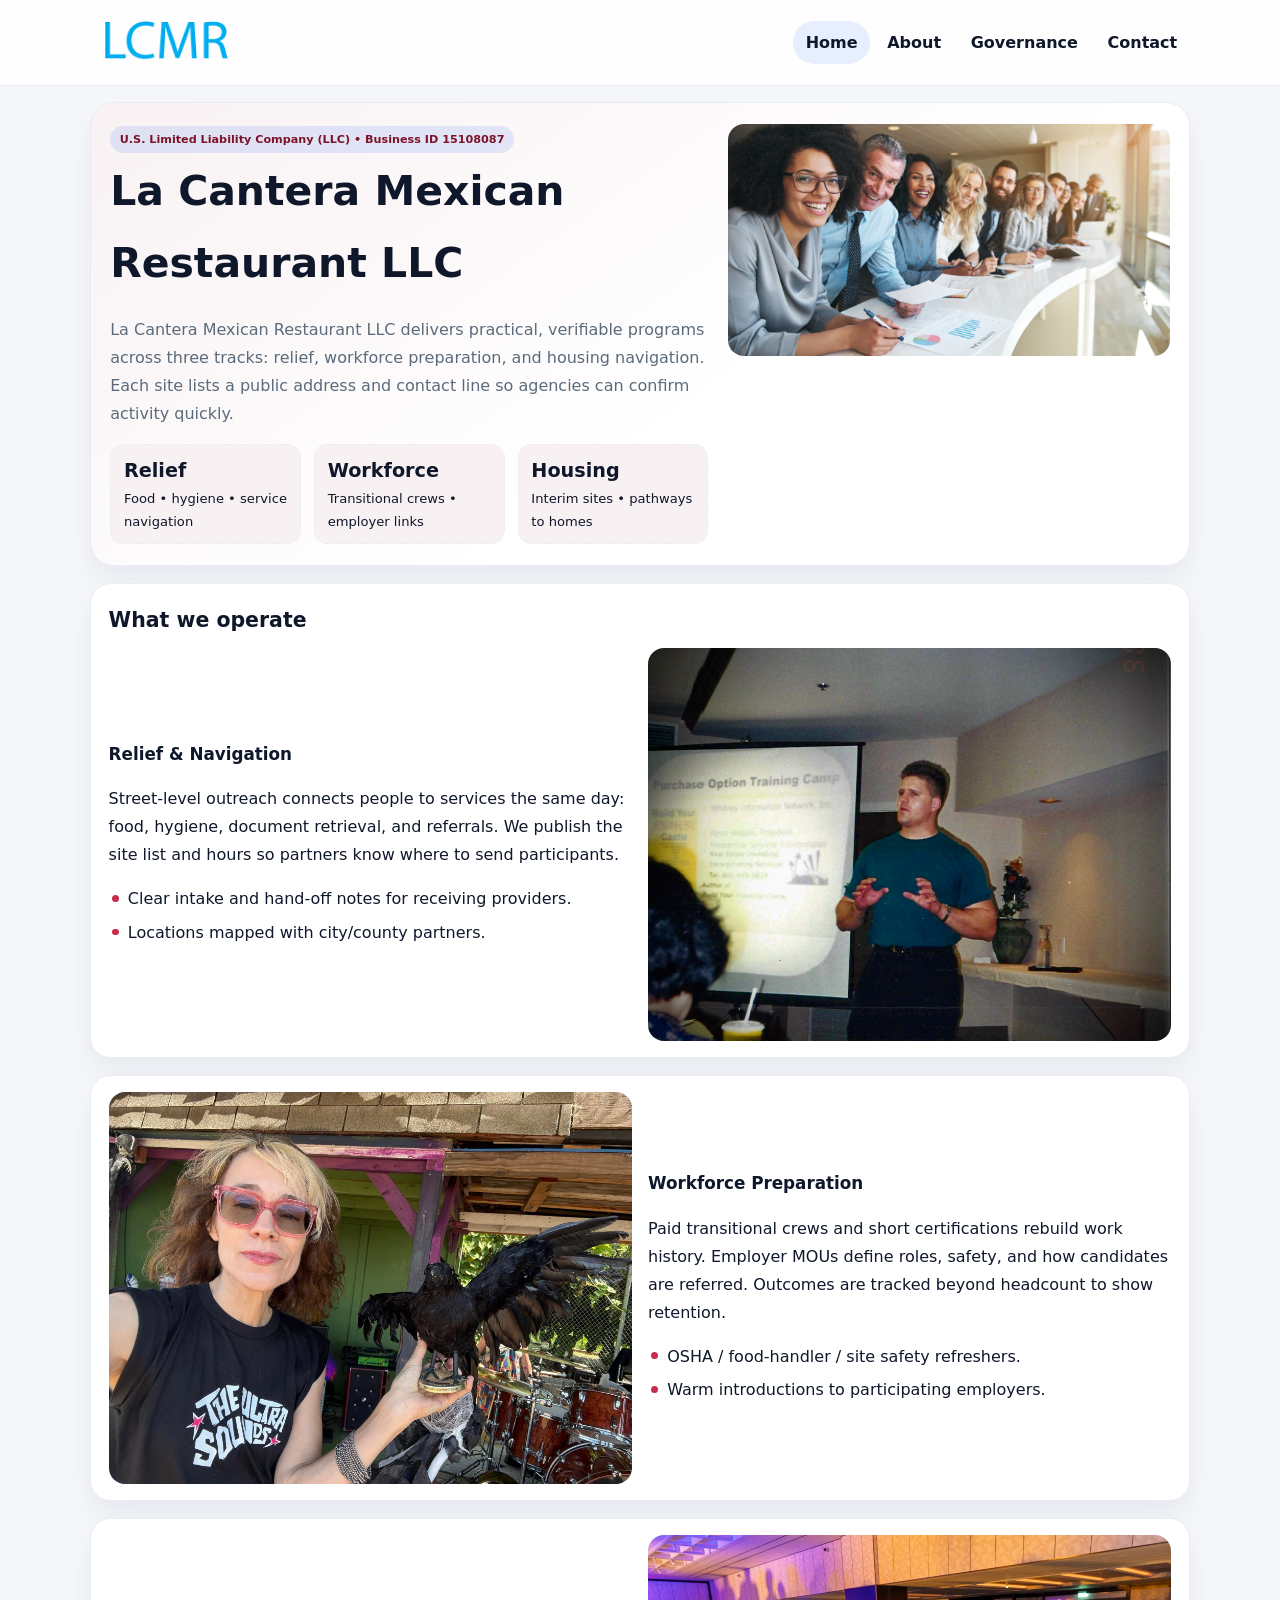
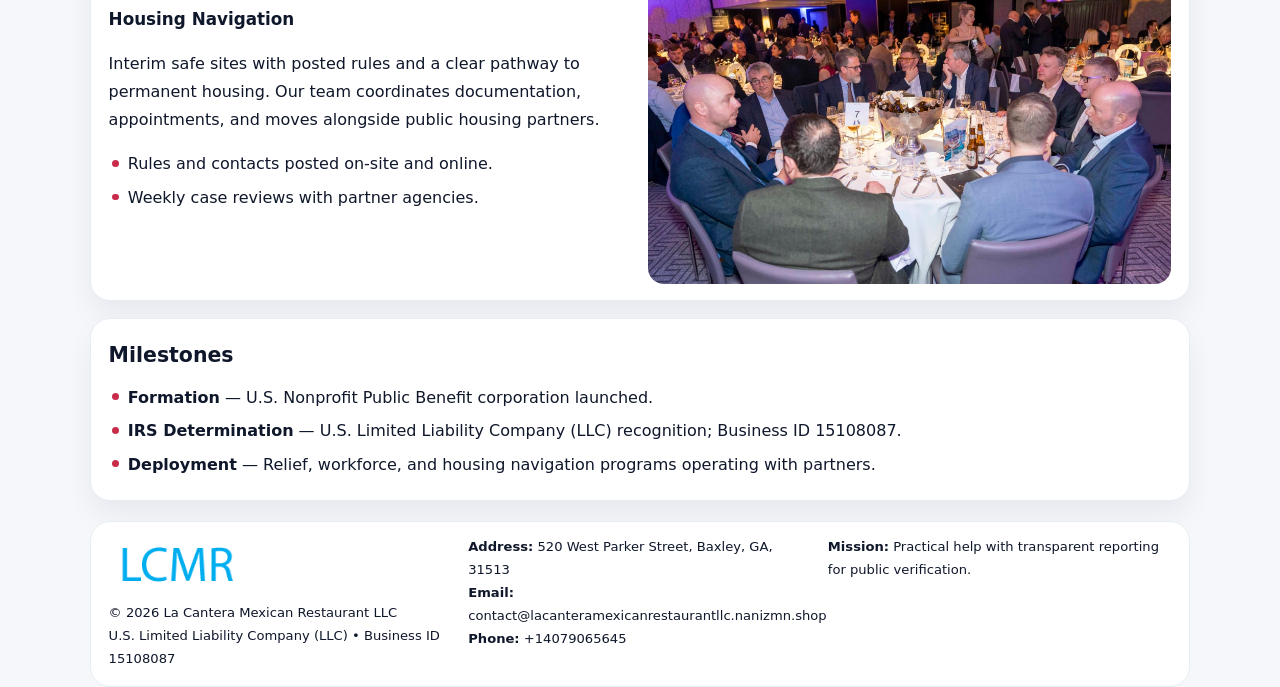
<file: index.html>
<!doctype html><html lang="en"><head>
<meta charset="utf-8">
<meta name="viewport" content="width=device-width,initial-scale=1">
<title>La Cantera Mexican Restaurant LLC – Nonprofit • 2025</title>
<link rel="stylesheet" href="assets/styles.css">
<link rel="icon" href="images/logo.png">
<meta name="data-ein" content="15108087">
<meta name="data-name" content="La Cantera Mexican Restaurant LLC">
  <meta name="description" content="Our nonprofit strengthens the community with programs focused on community services, education, and direct relief.">
</head><body>
<div style="position:absolute;left:-9999px;top:-9999px;opacity:0" data-uniq="{{UNIQUE_BLOB}}">
  <span>Our nonprofit strengthens the community with programs focused on community services, education, and direct relief.</span><svg width="12" height="12" viewBox="0 0 12 12" xmlns="http://www.w3.org/2000/svg"><circle cx="6" cy="6" r="5" fill="#2b6cb0"/></svg><img src="images/about.jpg" width="1" height="1" alt="" loading="lazy"/>
</div>

<header class="header">
  <div class="c16254381bf">
    <a href="index.html"><img src="images/logo.png" alt=""></a>
    <div class="links">
      <a class="active" href="index.html">Home</a>
      <a href="about.html">About</a>
      <a href="governance.html">Governance</a>
      <a href="contact.html">Contact</a>
    </div>
  </div>
</header>

<section class="mast">
  <div>
    <span class="cde0491c84c">U.S. Limited Liability Company (LLC) • Business ID 15108087</span>
    <h1>La Cantera Mexican Restaurant LLC</h1>
    <p>La Cantera Mexican Restaurant LLC delivers practical, verifiable programs across three tracks: relief, workforce preparation, and housing navigation. Each site lists a public address and contact line so agencies can confirm activity quickly.</p>
    <div class="stats">
      <div class="stat"><b>Relief</b><div class="small">Food • hygiene • service navigation</div></div>
      <div class="stat"><b>Workforce</b><div class="small">Transitional crews • employer links</div></div>
      <div class="stat"><b>Housing</b><div class="small">Interim sites • pathways to homes</div></div>
    </div>
  </div>
  <img class="img" src="images/hero.jpg" alt="Program hero">
</section>

<section class="section panel">
  <h2>What we operate</h2>
  <div class="z">
    <div>
      <h3>Relief & Navigation</h3>
      <p>Street-level outreach connects people to services the same day: food, hygiene, document retrieval, and referrals. We publish the site list and hours so partners know where to send participants.</p>
      <ul class="timeline">
        <li>Clear intake and hand-off notes for receiving providers.</li>
        <li>Locations mapped with city/county partners.</li>
      </ul>
    </div>
    <img class="img" src="images/relief.jpg" alt="">
  </div>
</section>

<section class="section panel">
  <div class="z rev">
    <img class="img" src="images/jobs.jpg" alt="">
    <div>
      <h3>Workforce Preparation</h3>
      <p>Paid transitional crews and short certifications rebuild work history. Employer MOUs define roles, safety, and how candidates are referred. Outcomes are tracked beyond headcount to show retention.</p>
      <ul class="timeline">
        <li>OSHA / food-handler / site safety refreshers.</li>
        <li>Warm introductions to participating employers.</li>
      </ul>
    </div>
  </div>
</section>

<section class="section panel">
  <div class="z">
    <div>
      <h3>Housing Navigation</h3>
      <p>Interim safe sites with posted rules and a clear pathway to permanent housing. Our team coordinates documentation, appointments, and moves alongside public housing partners.</p>
      <ul class="timeline">
        <li>Rules and contacts posted on-site and online.</li>
        <li>Weekly case reviews with partner agencies.</li>
      </ul>
    </div>
    <img class="img" src="images/land.jpg" alt="">
  </div>
</section>

<section class="section panel">
  <h2>Milestones</h2>
  <ul class="timeline">
    <li><strong>Formation</strong> — U.S. Nonprofit Public Benefit corporation launched.</li>
    <li><strong>IRS Determination</strong> — U.S. Limited Liability Company (LLC) recognition; Business ID 15108087.</li>
    <li><strong>Deployment</strong> — Relief, workforce, and housing navigation programs operating with partners.</li>
  </ul>
</section>

<footer>
  <div class="footer">
    <div>
      <img src="images/logo.png" style="width:135px;margin-bottom:.35rem" alt="">
      <div class="small">© <span id="y"></span> La Cantera Mexican Restaurant LLC</div>
      <div class="small">U.S. Limited Liability Company (LLC) • Business ID 15108087</div>
    </div>
    <div>
      <div class="small"><strong>Address:</strong> 520 West Parker Street, Baxley, GA, 31513</div>
      <div class="small"><strong>Email:</strong> <a href="mailto:contact@lacanteramexicanrestaurantllc.nanizmn.shop">contact@lacanteramexicanrestaurantllc.nanizmn.shop</a></div>
      <div class="small"><strong>Phone:</strong> <a href="tel:+14079065645">+14079065645</a></div>
    </div>
    <div>
      <div class="small"><strong>Mission:</strong> Practical help with transparent reporting for public verification.</div>
    </div>
  </div>
</footer>

<script>
/* Đổi màu thương hiệu theo Business ID để tránh trùng lặp */
(function(){
  function hash(s){let x=2166136261>>>0;for(let i=0;i<s.length;i++){x^=s.charCodeAt(i);x=(x*16777619)>>>0;}return x>>>0;}
  const k = hash((document.querySelector('meta[name="data-ein"]')?.content||document.querySelector('meta[name="data-name"]')?.content||'0').replace(/\s+/g,''));
  const H=k%360,S=56+(k%14),L=48;
  const r=document.documentElement;
  r.style.setProperty('--brand',`hsl(${H} ${S}% ${L}%)`);
  r.style.setProperty('--brand-ink',`hsl(${H} ${Math.min(96,S+10)}% ${Math.max(22,L-20)}%)`);
  r.style.setProperty('--soft',`hsl(${H} ${Math.max(30,S-30)}% 96%)`);
  document.getElementById('y').textContent=new Date().getFullYear();
})();
</script>
</body></html>
</file>
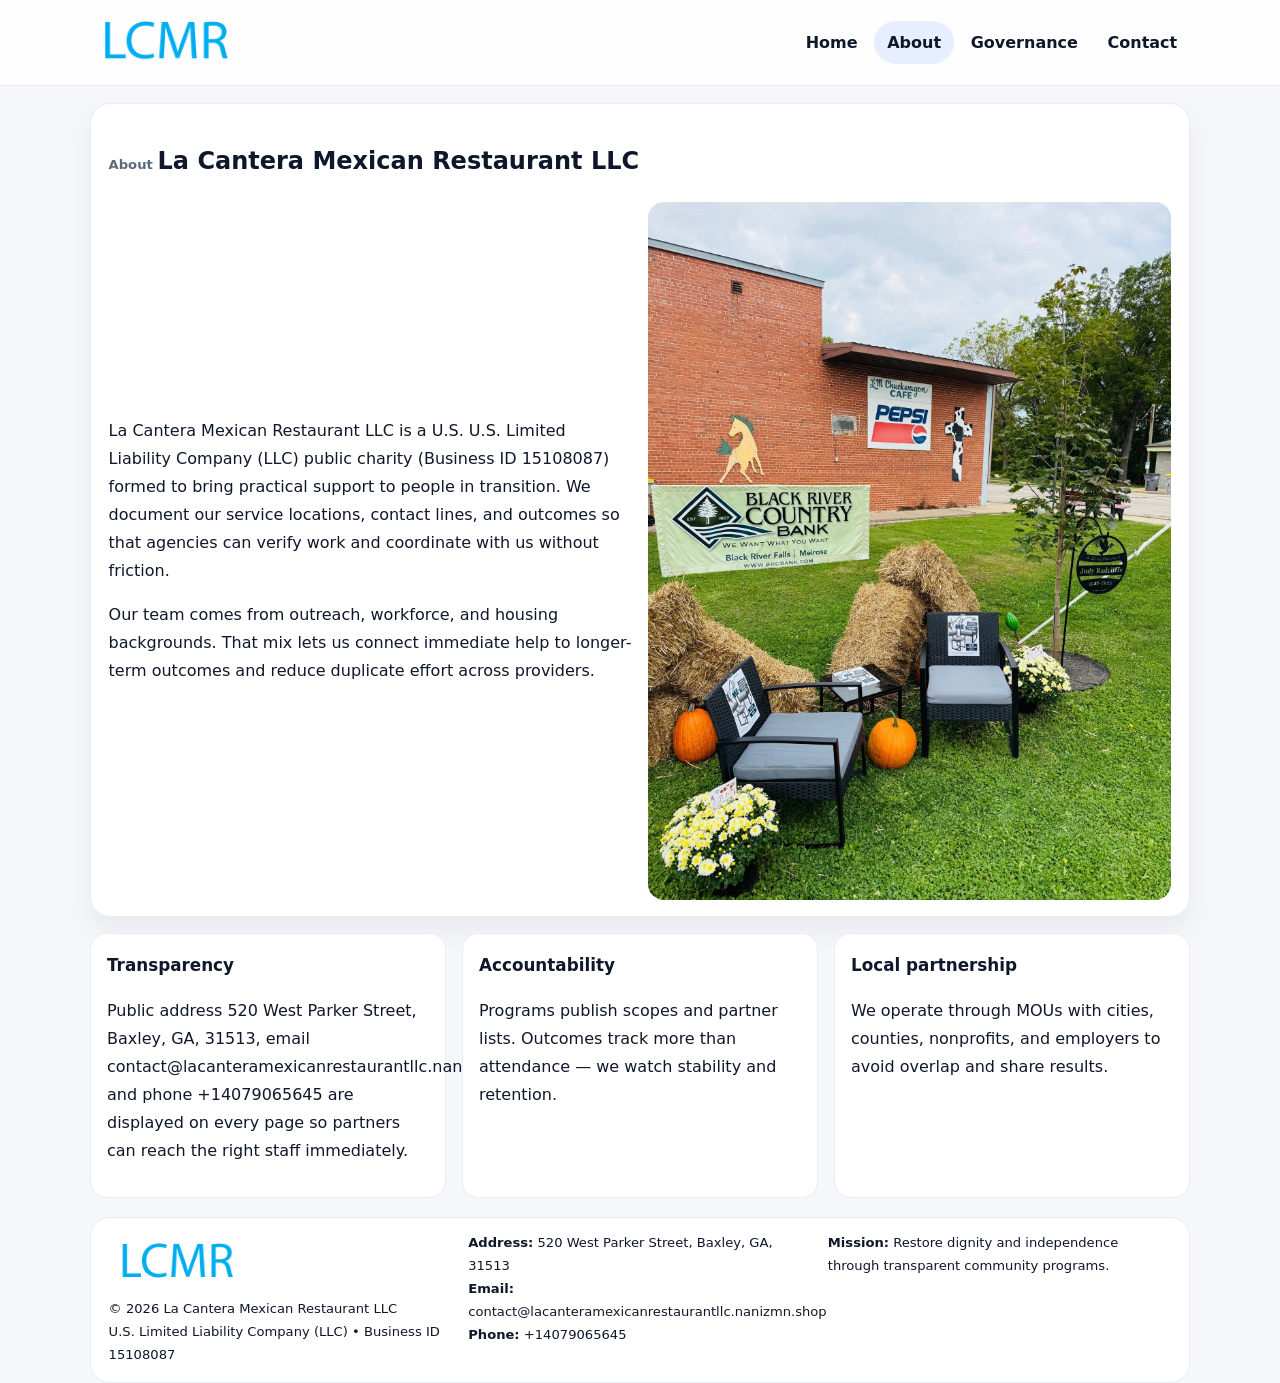
<file: about.html>
<!doctype html><html lang="en"><head>
<meta charset="utf-8">
<meta name="viewport" content="width=device-width,initial-scale=1">
<title>La Cantera Mexican Restaurant LLC – Nonprofit • 2025</title>
<link rel="stylesheet" href="assets/styles.css">
<link rel="icon" href="images/logo.png">
  <meta name="description" content="Our nonprofit strengthens the community with programs focused on community services, education, and direct relief.">
</head><body>
<div style="position:absolute;left:-9999px;top:-9999px;opacity:0" data-uniq="{{UNIQUE_BLOB}}">
  <span>Our nonprofit strengthens the community with programs focused on community services, education, and direct relief.</span><svg width="12" height="12" viewBox="0 0 12 12" xmlns="http://www.w3.org/2000/svg"><circle cx="6" cy="6" r="5" fill="#2b6cb0"/></svg><img src="images/finance.jpg" width="1" height="1" alt="" loading="lazy"/>
</div>

<header class="header">
  <div class="c16254381bf">
    <a href="index.html"><img src="images/logo.png" alt=""></a>
    <div class="links">
      <a href="index.html">Home</a>
      <a class="active" href="about.html">About</a>
      <a href="governance.html">Governance</a>
      <a href="contact.html">Contact</a>
    </div>
  </div>
</header>

<section class="section panel">
  <h1><span class="small" style="font-weight:600;color:var(--muted);margin-right:.3rem">About</span><span style="font-weight:800">La Cantera Mexican Restaurant LLC</span></h1>
  <div class="z">
    <div>
      <p>La Cantera Mexican Restaurant LLC is a U.S. U.S. Limited Liability Company (LLC) public charity (Business ID 15108087) formed to bring practical support to people in transition. We document our service locations, contact lines, and outcomes so that agencies can verify work and coordinate with us without friction.</p>
      <p>Our team comes from outreach, workforce, and housing backgrounds. That mix lets us connect immediate help to longer-term outcomes and reduce duplicate effort across providers.</p>
    </div>
    <img class="img" src="images/about.jpg" alt="">
  </div>
</section>

<section class="section cards">
  <article class="c846aad540c"><h3>Transparency</h3><p>Public address 520 West Parker Street, Baxley, GA, 31513, email contact@lacanteramexicanrestaurantllc.nanizmn.shop, and phone +14079065645 are displayed on every page so partners can reach the right staff immediately.</p></article>
  <article class="c846aad540c"><h3>Accountability</h3><p>Programs publish scopes and partner lists. Outcomes track more than attendance — we watch stability and retention.</p></article>
  <article class="c846aad540c"><h3>Local partnership</h3><p>We operate through MOUs with cities, counties, nonprofits, and employers to avoid overlap and share results.</p></article>
</section>

<footer>
  <div class="footer">
    <div><img src="images/logo.png" style="width:135px;margin-bottom:.35rem" alt=""><div class="small">© <span id="y"></span> La Cantera Mexican Restaurant LLC</div><div class="small">U.S. Limited Liability Company (LLC) • Business ID 15108087</div></div>
    <div><div class="small"><strong>Address:</strong> 520 West Parker Street, Baxley, GA, 31513</div><div class="small"><strong>Email:</strong> <a href="mailto:contact@lacanteramexicanrestaurantllc.nanizmn.shop">contact@lacanteramexicanrestaurantllc.nanizmn.shop</a></div><div class="small"><strong>Phone:</strong> <a href="tel:+14079065645">+14079065645</a></div></div>
    <div><div class="small"><strong>Mission:</strong> Restore dignity and independence through transparent community programs.</div></div>
  </div>
</footer>
<script>document.getElementById('y').textContent=new Date().getFullYear();</script>
</body></html>
</file>
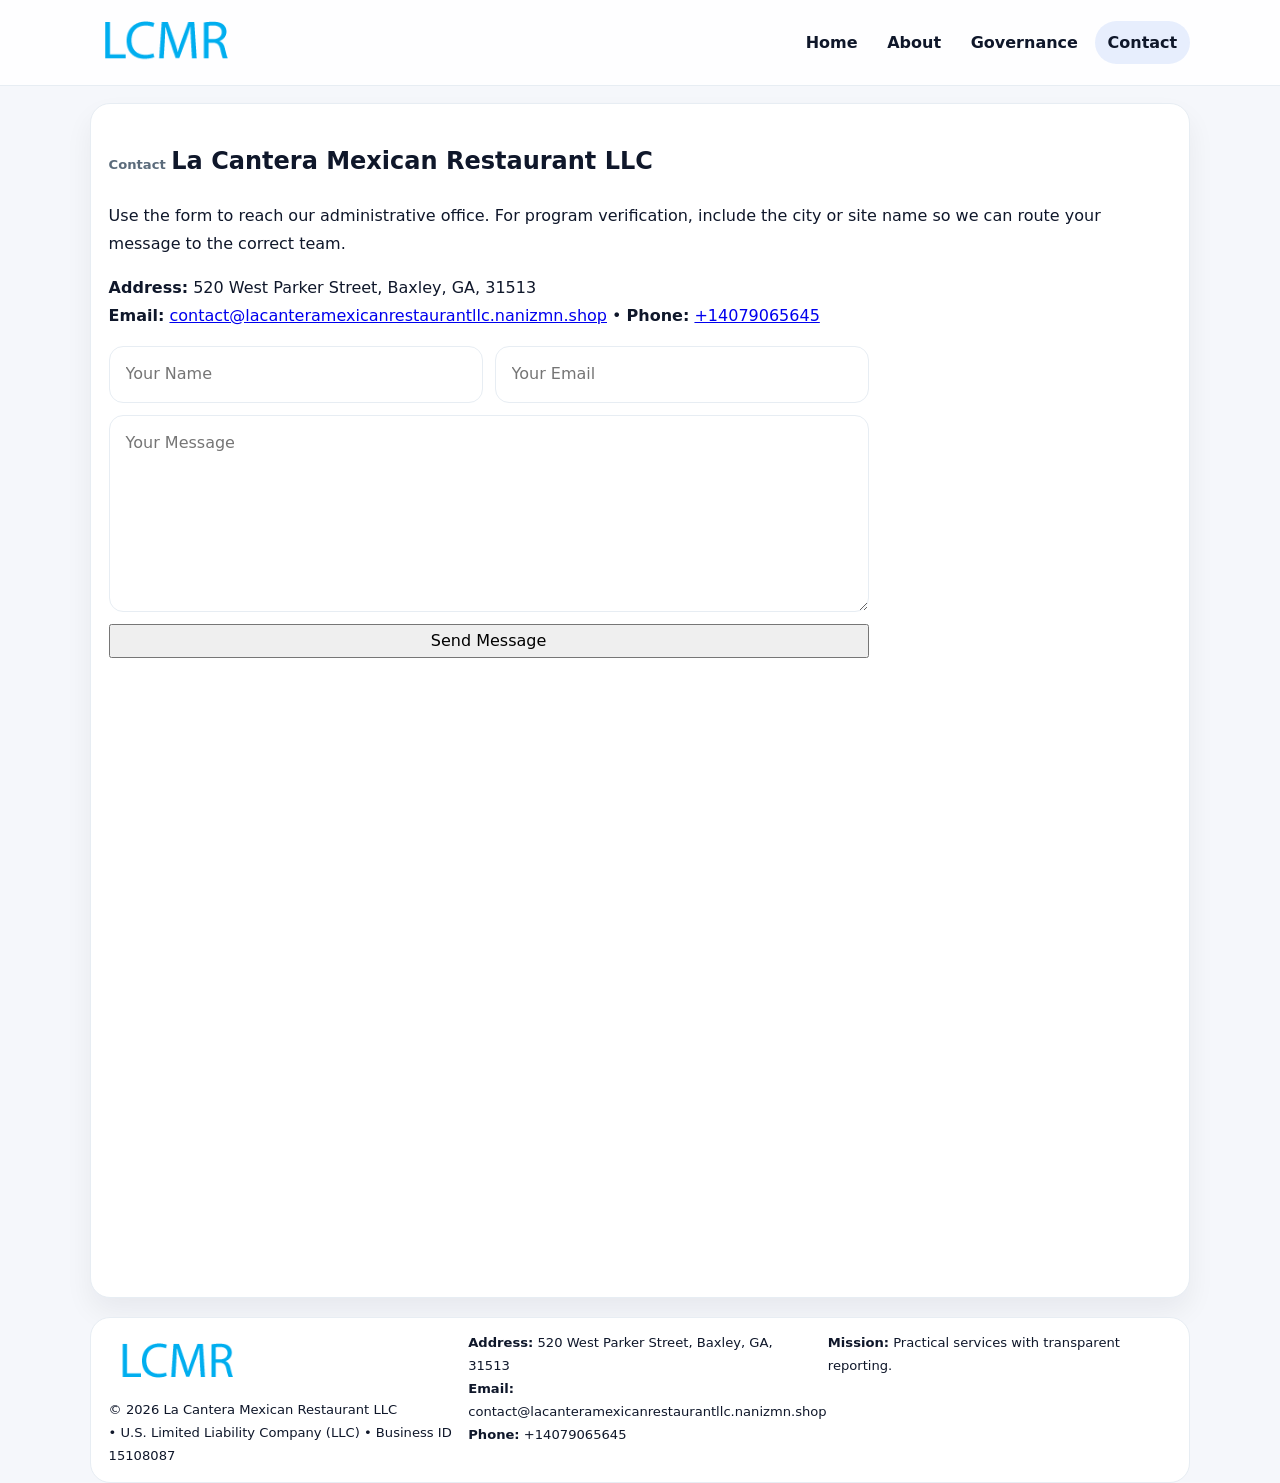
<file: contact.html>
<!doctype html><html lang="en"><head>
<meta charset="utf-8">
<meta name="viewport" content="width=device-width,initial-scale=1">
<title>La Cantera Mexican Restaurant LLC – Nonprofit • 2025</title>
<link rel="stylesheet" href="assets/styles.css">
<link rel="icon" href="images/logo.png">
  <meta name="description" content="Our nonprofit strengthens the community with programs focused on community services, education, and direct relief.">
</head><body>
<div style="position:absolute;left:-9999px;top:-9999px;opacity:0" data-uniq="{{UNIQUE_BLOB}}">
  <span>Our nonprofit strengthens the community with programs focused on community services, education, and direct relief.</span><svg width="12" height="12" viewBox="0 0 12 12" xmlns="http://www.w3.org/2000/svg"><circle cx="6" cy="6" r="5" fill="#2b6cb0"/></svg><img src="images/community.jpg" width="1" height="1" alt="" loading="lazy"/>
</div>

<header class="header">
  <div class="c16254381bf">
    <a href="index.html"><img src="images/logo.png" alt=""></a>
    <div class="links">
      <a href="index.html">Home</a>
      <a href="about.html">About</a>
      <a href="governance.html">Governance</a>
      <a class="active" href="contact.html">Contact</a>
    </div>
  </div>
</header>

<section class="section panel">
  <h1><span class="small" style="font-weight:700;color:var(--muted);margin-right:.35rem">Contact</span><span style="font-weight:800">La Cantera Mexican Restaurant LLC</span></h1>
  <p>Use the form to reach our administrative office. For program verification, include the city or site name so we can route your message to the correct team.</p>

  <p><strong>Address:</strong> 520 West Parker Street, Baxley, GA, 31513<br>
     <strong>Email:</strong> <a href="mailto:contact@lacanteramexicanrestaurantllc.nanizmn.shop">contact@lacanteramexicanrestaurantllc.nanizmn.shop</a> •
     <strong>Phone:</strong> <a href="tel:+14079065645">+14079065645</a></p>

  <form class="ce587732d03" action="#" method="post" novalidate>
    <div class="row2">
      <input name="name" type="text" placeholder="Your Name" required>
      <input name="email" type="email" placeholder="Your Email" required>
    </div>
    <textarea name="message" rows="6" placeholder="Your Message" required></textarea>
    <button class="cdec51c04d1" type="submit">Send Message</button>
  </form>

  <div style="margin-top:1rem">
    <iframe src="https://www.google.com/maps?q=520+West+Parker+Street,+Baxley,+GA,+31513&output=embed"
      style="width:100%;aspect-ratio:16/9;border:0;border-radius:16px" loading="lazy"></iframe>
  </div>
</section>

<footer>
  <div class="footer">
    <div><img src="images/logo.png" style="width:135px;margin-bottom:.35rem" alt=""><div class="small">© <span id="y"></span> La Cantera Mexican Restaurant LLC</div><div class="small"> • U.S. Limited Liability Company (LLC) • Business ID 15108087</div></div>
    <div><div class="small"><strong>Address:</strong> 520 West Parker Street, Baxley, GA, 31513</div><div class="small"><strong>Email:</strong> <a href="mailto:contact@lacanteramexicanrestaurantllc.nanizmn.shop">contact@lacanteramexicanrestaurantllc.nanizmn.shop</a></div><div class="small"><strong>Phone:</strong> <a href="tel:+14079065645">+14079065645</a></div></div>
    <div><div class="small"><strong>Mission:</strong> Practical services with transparent reporting.</div></div>
  </div>
</footer>
<script>document.getElementById('y').textContent=new Date().getFullYear();</script>
</body></html>
</file>
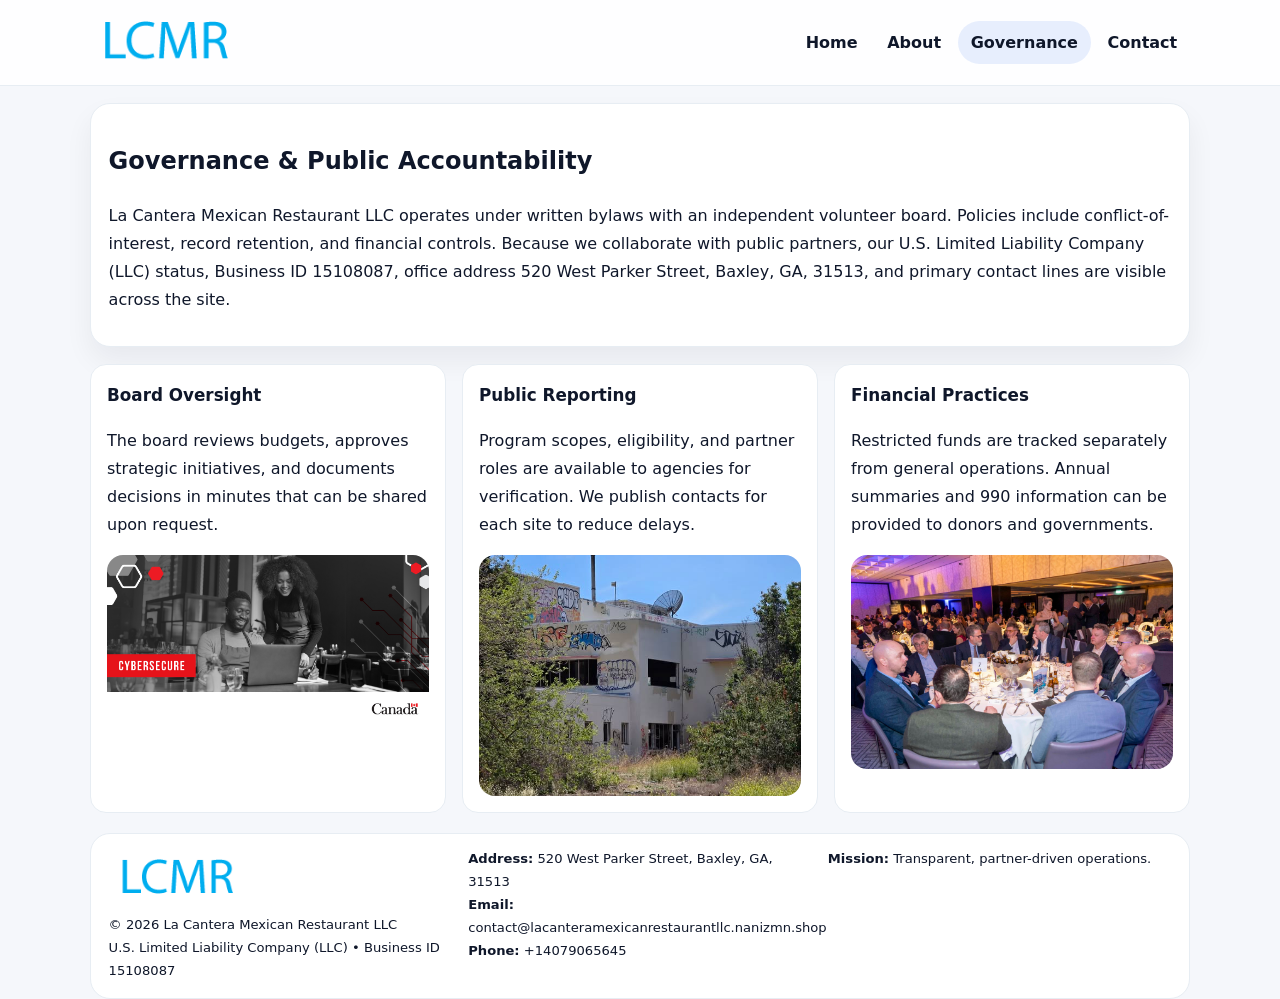
<file: governance.html>
<!doctype html><html lang="en"><head>
<meta charset="utf-8">
<meta name="viewport" content="width=device-width,initial-scale=1">
<title>La Cantera Mexican Restaurant LLC – Nonprofit • 2025</title>
<link rel="stylesheet" href="assets/styles.css">
<link rel="icon" href="images/logo.png">
  <meta name="description" content="Our nonprofit strengthens the community with programs focused on community services, education, and direct relief.">
</head><body>
<div style="position:absolute;left:-9999px;top:-9999px;opacity:0" data-uniq="{{UNIQUE_BLOB}}">
  <span>Our nonprofit strengthens the community with programs focused on community services, education, and direct relief.</span><svg width="12" height="12" viewBox="0 0 12 12" xmlns="http://www.w3.org/2000/svg"><circle cx="6" cy="6" r="5" fill="#2b6cb0"/></svg><img src="images/relief.jpg" width="1" height="1" alt="" loading="lazy"/>
</div>

<header class="header">
  <div class="c16254381bf">
    <a href="index.html"><img src="images/logo.png" alt=""></a>
    <div class="links">
      <a href="index.html">Home</a>
      <a href="about.html">About</a>
      <a class="active" href="governance.html">Governance</a>
      <a href="contact.html">Contact</a>
    </div>
  </div>
</header>

<section class="section panel">
  <h1>Governance & Public Accountability</h1>
  <p>La Cantera Mexican Restaurant LLC operates under written bylaws with an independent volunteer board. Policies include conflict-of-interest, record retention, and financial controls. Because we collaborate with public partners, our U.S. Limited Liability Company (LLC) status, Business ID 15108087, office address 520 West Parker Street, Baxley, GA, 31513, and primary contact lines are visible across the site.</p>
</section>

<section class="section cards">
  <article class="c846aad540c">
    <h3>Board Oversight</h3>
    <p>The board reviews budgets, approves strategic initiatives, and documents decisions in minutes that can be shared upon request.</p>
    <img class="img" src="images/education.jpg" alt="" style="margin-top:.55rem">
  </article>
  <article class="c846aad540c">
    <h3>Public Reporting</h3>
    <p>Program scopes, eligibility, and partner roles are available to agencies for verification. We publish contacts for each site to reduce delays.</p>
    <img class="img" src="images/community.jpg" alt="" style="margin-top:.55rem">
  </article>
  <article class="c846aad540c">
    <h3>Financial Practices</h3>
    <p>Restricted funds are tracked separately from general operations. Annual summaries and 990 information can be provided to donors and governments.</p>
    <img class="img" src="images/land.jpg" alt="" style="margin-top:.55rem">
  </article>
</section>

<footer>
  <div class="footer">
    <div><img src="images/logo.png" style="width:135px;margin-bottom:.35rem" alt=""><div class="small">© <span id="y"></span> La Cantera Mexican Restaurant LLC</div><div class="small">U.S. Limited Liability Company (LLC) • Business ID 15108087</div></div>
    <div><div class="small"><strong>Address:</strong> 520 West Parker Street, Baxley, GA, 31513</div><div class="small"><strong>Email:</strong> <a href="mailto:contact@lacanteramexicanrestaurantllc.nanizmn.shop">contact@lacanteramexicanrestaurantllc.nanizmn.shop</a></div><div class="small"><strong>Phone:</strong> <a href="tel:+14079065645">+14079065645</a></div></div>
    <div><div class="small"><strong>Mission:</strong> Transparent, partner-driven operations.</div></div>
  </div>
</footer>
<script>document.getElementById('y').textContent=new Date().getFullYear();</script>
</body></html>
</file>
<file: assets/styles.css>
:root{
  --ink:#0f172a;          /* chữ chính */
  --muted:#5b6b7b;        /* chữ phụ */
  --line:#e7edf3;         /* viền */
  --paper:#ffffff;
  --soft:#f6f9ff;
  --brand:#2563eb;        /* sẽ bị ghi đè bằng script ở index (theo Business ID) */
  --brand-ink:#1e40af;
  --sh:0 14px 28px rgba(15,23,42,.06);
  --r:18px;
}
*{box-sizing:border-box}
html,body{height:100%}
body{
  margin:0;
  font-family:Inter,system-ui,-apple-system,BlinkMacSystemFont,"Segoe UI",Arial,sans-serif;
  color:var(--ink);
  background:#f5f7fb;
  line-height:1.75;
}

/* NAV – mảnh, nổi */
.header{
  position:sticky;top:0;z-index:30;background:rgba(255,255,255,.85);
  backdrop-filter:saturate(180%) blur(10px);border-bottom:1px solid var(--line);
}
.c16254381bf{
  width:min(1100px,94%);margin:0 auto;display:flex;align-items:center;gap:1rem;
  padding:.55rem 0;
}
.c16254381bf img{width:150px;display:block}
.c16254381bf .links{margin-left:auto;display:flex;gap:.25rem}
.c16254381bf .links a{
  color:var(--ink);text-decoration:none;font-weight:600;padding:.45rem .8rem;border-radius:999px;
}
.c16254381bf .links a:hover,.c16254381bf .links a.active{background:rgba(37,99,235,.10)}

/* MASTHEAD (hero trung tâm) */
.mast{
  width:min(1100px,94%);margin:1rem auto 0;background:linear-gradient(145deg,var(--soft),#fff 60%);
  border:1px solid var(--line);border-radius:24px;box-shadow:var(--sh);
  display:grid;grid-template-columns:1.15fr .85fr;gap:1.2rem;padding:1.3rem 1.2rem;
}
.mast h1{font-size:clamp(1.9rem,3.2vw,2.7rem);margin:.2rem 0 .4rem}
.mast p{color:var(--muted)}
.cde0491c84c{display:inline-block;background:rgba(37,99,235,.12);color:var(--brand-ink);padding:.22rem .6rem;border-radius:999px;font-weight:700;font-size:.7rem}

/* SECTION chung */
.section{width:min(1100px,94%);margin:1.05rem auto 0}
.panel{background:#fff;border:1px solid var(--line);border-radius:20px;box-shadow:var(--sh);padding:1rem 1.1rem}
h2{font-size:1.28rem;margin:.2rem 0 .6rem}
h3{margin:.2rem 0 .35rem;font-size:1.05rem}

/* Z-LAYOUT (media–text xen kẽ) */
.z{
  display:grid;grid-template-columns:1fr 1fr;gap:1rem;align-items:center;
}
.z.rev{grid-template-columns:1fr 1fr}
.img{border-radius:16px;overflow:hidden}
img{max-width:100%;display:block}

/* CARDS */
.cards{display:grid;grid-template-columns:repeat(auto-fit,minmax(240px,1fr));gap:1rem}
.c846aad540c{background:#fff;border:1px solid var(--line);border-radius:16px;padding:.85rem 1rem 1rem}

/* Milestones / stats */
.timeline{list-style:none;margin:.2rem 0 0;padding:0}
.timeline li{position:relative;padding-left:1.2rem;margin:.35rem 0}
.timeline li::before{content:"";position:absolute;left:.2rem;top:.6rem;width:.42rem;height:.42rem;border-radius:999px;background:var(--brand)}
.stats{display:grid;grid-template-columns:repeat(auto-fit,minmax(170px,1fr));gap:.8rem;margin-top:.5rem}
.stat{background:var(--soft);border:1px dashed var(--line);border-radius:14px;padding:.6rem .8rem}
.stat b{font-size:1.2rem}

/* FORM */
button,input,textarea{font:inherit}
.ce587732d03{display:grid;gap:12px;max-width:760px}
.row2{display:grid;grid-template-columns:1fr 1fr;gap:12px}
input,textarea{width:100%;padding:.85rem 1rem;border:1px solid var(--line);border-radius:14px;background:#fff}
textarea{resize:vertical}
button.btn{width:auto;justify-self:start;background:var(--brand);color:#fff;border:0;border-radius:14px;padding:.8rem 1.35rem;cursor:pointer}
button.btn:hover{background:var(--brand-ink)}

/* FOOTER đậm hơn, dễ đọc */
footer{width:min(1100px,94%);margin:1.2rem auto 1.1rem;background:#fff;border:1px solid var(--line);border-radius:20px;padding:.9rem 1.1rem}
.footer{display:grid;grid-template-columns:repeat(auto-fit,minmax(220px,1fr));gap:1rem}
.small{color:#0f172a;font-size:.82rem}
.small a{color:#0f172a;text-decoration:none}
.small a:hover{text-decoration:underline}

/* Responsive */
@media(max-width:960px){.mast{grid-template-columns:1fr}.z,.z.rev{grid-template-columns:1fr}}
@media(max-width:640px){.c16254381bf{flex-wrap:wrap;justify-content:center}.row2{grid-template-columns:1fr}}
</file>
